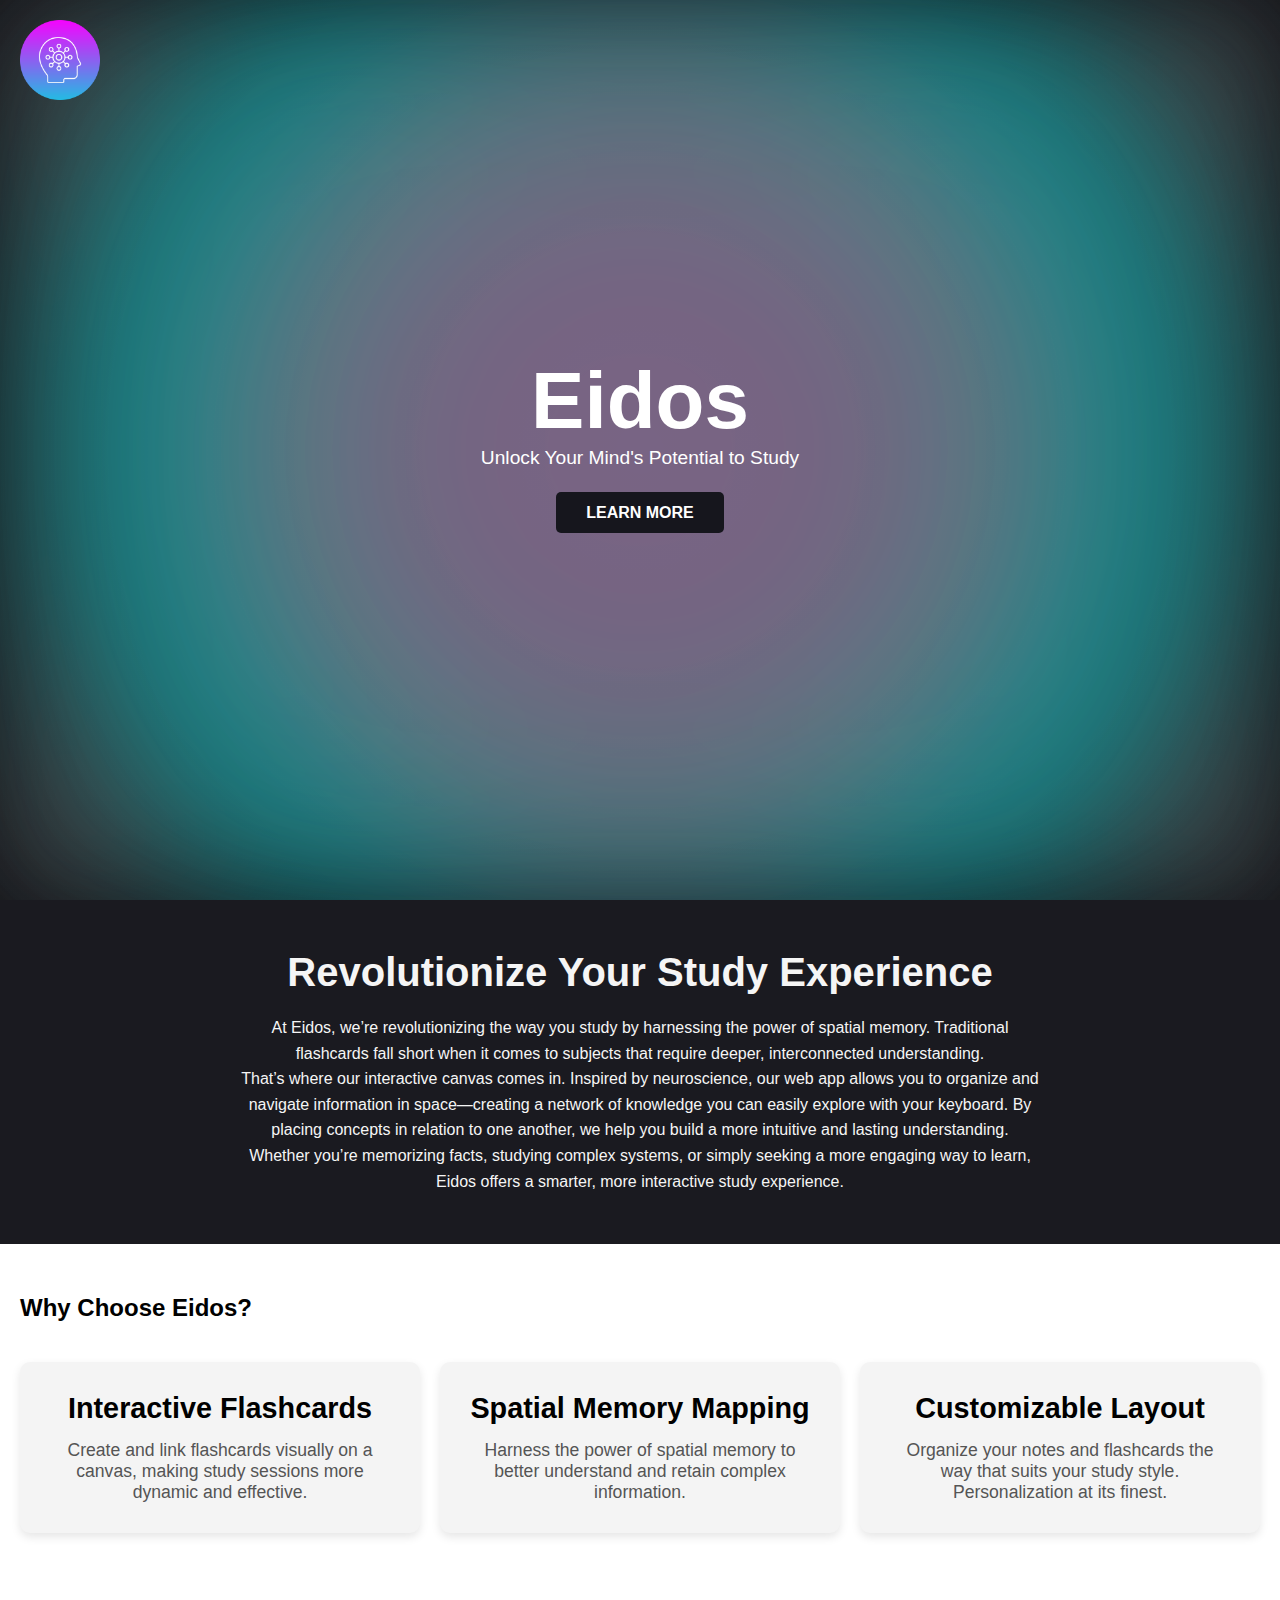
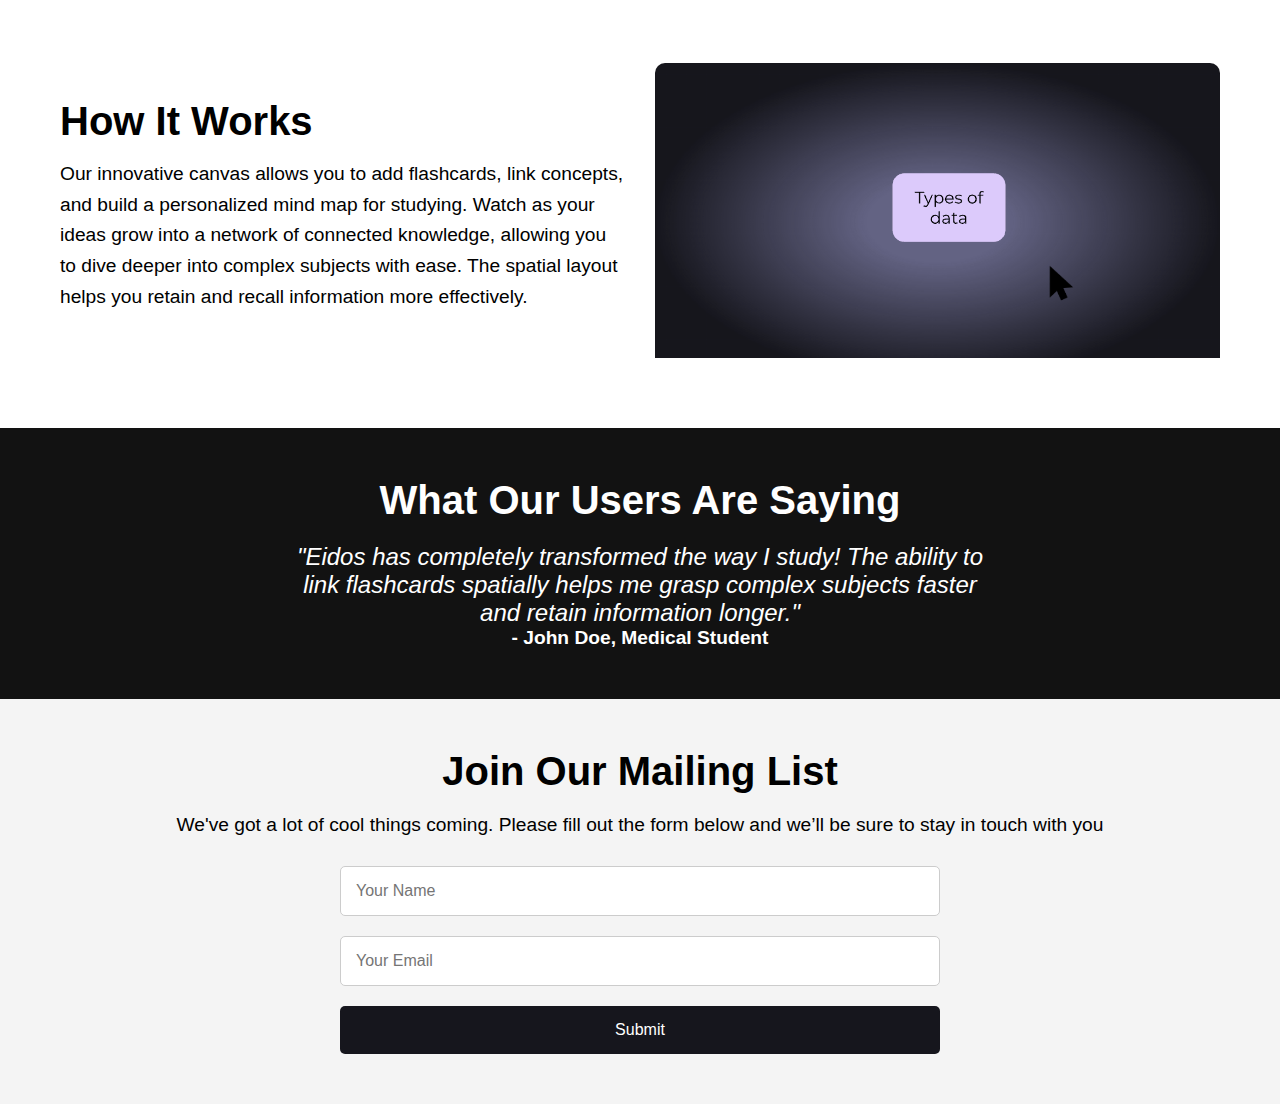
<file: index.html>
<!DOCTYPE html>
<html lang="en">
<head>
  <link rel="stylesheet" href="styles.css">
  <meta charset="UTF-8">
  <meta name="viewport" content="width=device-width, initial-scale=1.0">
  <title>Phosphenes Landing Page</title>

</head>
<body>

  <!DOCTYPE html>
<html lang="en">
<head>
  <link rel="stylesheet" href="styles.css">
  <meta charset="UTF-8">
  <meta name="viewport" content="width=device-width, initial-scale=1.0">
  <title>Phosphenes Landing Page</title>
</head>
<body>

  <!-- Hero Section -->
  <section class="hero">
    <div class="phosphenes"></div>
    <div class="content">
      <h1>Eidos</h1>
      <p>Unlock Your Mind's Potential to Study</p>
      
      <!-- Call to Action Button -->
      <div style="margin: 20px;">
        <a href="#learn-more" class="hero-button">Learn More</a> <!-- Replace with the actual link -->
      </div>
    </div>

    <!-- Website Logo -->
    <div class="logo">
      <img src="./head_9690967.png" alt="Logo"> <!-- Replace with the path to your logo -->
    </div>
  </section>

  <!-- Information Section -->
  <section class="info-section" id="learn-more">
    <h2>Revolutionize Your Study Experience</h2>
    <p>At Eidos, we’re revolutionizing the way you study by harnessing the power of spatial memory. Traditional flashcards fall short when it comes to subjects that require deeper, interconnected understanding. <br>
       That’s where our interactive canvas comes in. Inspired by neuroscience, our web app allows you to organize and navigate information in space—creating a network of knowledge you can easily explore with your keyboard. By placing concepts in relation to one another, we help you build a more intuitive and lasting understanding. <br>
       Whether you’re memorizing facts, studying complex systems, or simply seeking a more engaging way to learn, Eidos offers a smarter, more interactive study experience.
    </p>
  </section>

  <!-- New Features Section -->
  <section class="features-section">
    <h2>Why Choose Eidos?</h2>
    <div class="features-grid">
      <div class="feature">
        <h3>Interactive Flashcards</h3>
        <p>Create and link flashcards visually on a canvas, making study sessions more dynamic and effective.</p>
      </div>
      <div class="feature">
        <h3>Spatial Memory Mapping</h3>
        <p>Harness the power of spatial memory to better understand and retain complex information.</p>
      </div>
      <div class="feature">
        <h3>Customizable Layout</h3>
        <p>Organize your notes and flashcards the way that suits your study style. Personalization at its finest.</p>
      </div>
    </div>
  </section>

  <!-- New Text & GIF Section -->
  <section class="text-gif-section">
    <!-- Text Content -->
    <div class="text-content">
      <h2>How It Works</h2>
      <p>Our innovative canvas allows you to add flashcards, link concepts, and build a personalized mind map for studying. Watch as your ideas grow into a network of connected knowledge, allowing you to dive deeper into complex subjects with ease. The spatial layout helps you retain and recall information more effectively.</p>
    </div>

    <!-- GIF Container -->
    <div class="gif-container">
      <img src="Slide-16_9---1.gif" alt="Flashcard Interaction GIF">
    </div>
  </section>

  <!-- New Testimonial Section -->
  <section class="testimonial-section">
    <h2>What Our Users Are Saying</h2>
    <p class="testimonial-quote">"Eidos has completely transformed the way I study! The ability to link flashcards spatially helps me grasp complex subjects faster and retain information longer."</p>
    <p class="testimonial-name">- John Doe, Medical Student</p>
  </section>

  <!-- Contact Section -->
<section class="contact-section">
  <h2>Join Our Mailing List</h2>
  <p>We've got a lot of cool things coming. Please fill out the form below and we’ll be sure to stay in touch with you</p>
  
  <form class="contact-form">
    <input type="text" class="contact-input" placeholder="Your Name" required>
    <input type="email" class="contact-input" placeholder="Your Email" required>
    <button type="submit" class="contact-button">Submit</button>
  </form>
</section>


</body>
</html>


</body>
</html>
</file>
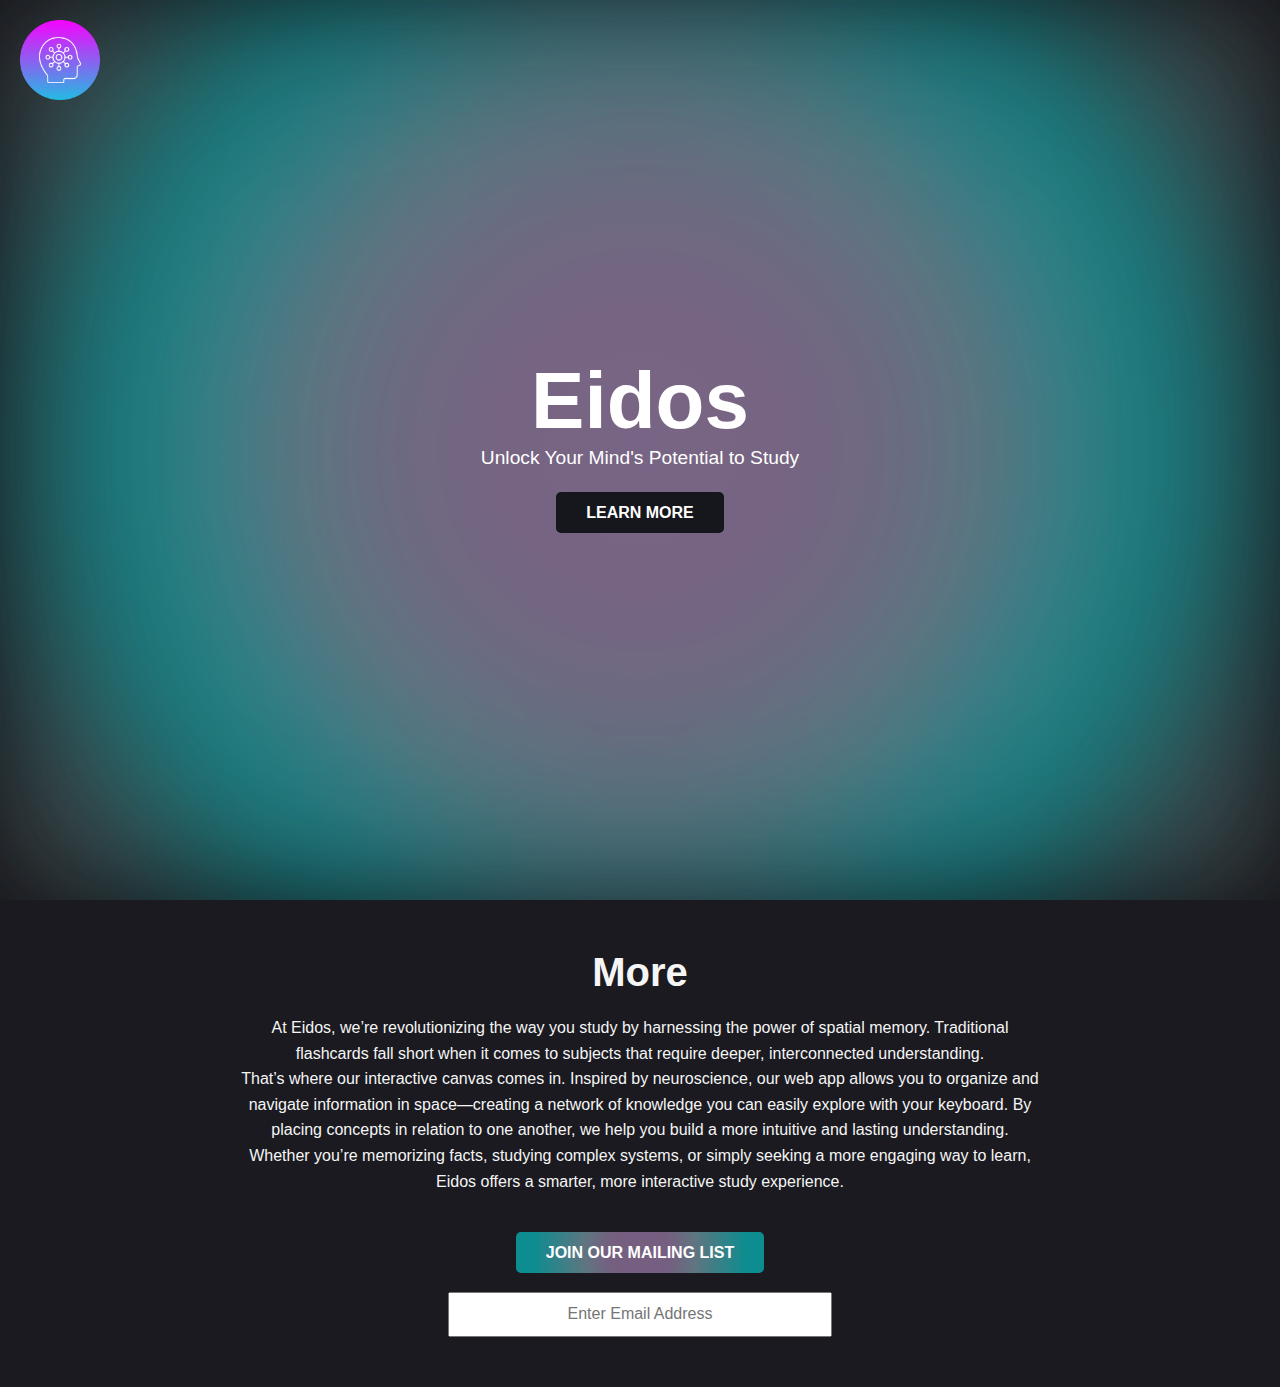
<file: landing2.html>
<!DOCTYPE html>
<html lang="en">
<head>
  <link rel="stylesheet" href="styles.css">
  <meta charset="UTF-8">
  <meta name="viewport" content="width=device-width, initial-scale=1.0">
  <title>Phosphenes Landing Page</title>

</head>
<body>

  <!-- Hero Section -->
  <section class="hero">
    <div class="phosphenes"></div>
    <div class="content">
      <h1>Eidos</h1>
      <p>Unlock Your Mind's Potential to Study</p>
      
      <!-- Call to Action Button -->
      <div style="margin: 20px;">
        <a href="#learn-more" class="hero-button">Learn More</a> <!-- Replace with the actual link -->
      </div>
    </div>

    <!-- Website Logo -->
    <div class="logo">
      <img src="./head_9690967.png" alt="Logo"> <!-- Replace with the path to your logo -->
    </div>
  </section>

  <!-- Information Section Below -->
  <section class="info-section" id="learn-more">
    <h2>More </h2>
    <p>At Eidos, we’re revolutionizing the way you study by harnessing the power of spatial memory. Traditional flashcards fall short when it comes to subjects that require deeper, interconnected understanding. <br>
       That’s where our interactive canvas comes in. Inspired by neuroscience, our web app allows you to organize and navigate information in space—creating a network of knowledge you can easily explore with your keyboard. By placing concepts in relation to one another, we help you build a more intuitive and lasting understanding. <br>
       Whether you’re memorizing facts, studying complex systems, or simply seeking a more engaging way to learn, Eidos offers a smarter, more interactive study experience.
    </p>
    <div style="margin-top: 50px; margin-bottom: 30px;">
      <a href="" class="about-button">Join our Mailing List</a> <!-- Replace with the actual link -->
    </div>
    <div>
      <input class="text-input" type="text" placeholder="Enter Email Address">
    </div>
  </section>

</body>
</html>
</file>
<file: styles.css>
* {
  margin: 0;
  padding: 0;
  box-sizing: border-box;
}

/* CSS for the hero section */
.hero {
  position: relative;
  height: 100vh; /* Full viewport height */
  background-color: #16161D;
  overflow: hidden;
  display: flex;
  justify-content: center;
  align-items: center;
  flex-direction: column; /* Stack items vertically */
}

/* Add darker edges with vignette effect */
.hero::before {
  content: '';
  position: absolute;
  top: 0;
  left: 0;
  width: 100%;
  height: 100%;
  background: radial-gradient(circle at center, transparent, rgba(0, 0, 0, 0.4) 70%);
  z-index: 1;
}

.phosphenes {
  position: absolute;
  top: 0;
  left: 0;
  width: 100%;
  height: 100%;
  z-index: 2;
  animation: movePhosphenes 40s infinite alternate;
}

/* Multiple layers of phosphenes with animations */
.phosphenes::before, .phosphenes::after {
  content: '';
  position: absolute;
  top: 0;
  left: 0;
  width: 100%;
  height: 100%;
  background: radial-gradient(circle, 
    rgba(208, 163, 224, 0.5) 25%, 
    rgba(163, 208, 224, 0.5) 45%, 
    rgba(0, 255, 255, 0.5) 65%, 
    rgba(245, 245, 245, 0.2) 85%);
  mix-blend-mode: screen;
  filter: blur(50px);
  opacity: 0.6;
  animation: floatPhosphenes 11s infinite alternate;
}

.phosphenes::after {
  filter: blur(100px); /* A second layer with more blur */
  animation: floatPhosphenesReverse 15s infinite alternate; /* Slightly slower reverse animation */
}

/* Button styling with animation */
.about-button {
  margin-top: 50px;
  padding: 12px 30px;
  font-size: 1rem;
  color: #ffffff;
  background: radial-gradient(circle,
  rgba(208, 163, 224, 0.5) 25%, 
  rgba(163, 208, 224, 0.5) 45%, 
  rgba(0, 255, 255, 0.5) 85%);
  border: none;
  border-radius: 5px;
  cursor: pointer;
  text-transform: uppercase;
  font-weight: bold;
  text-decoration: none;
}

.about-button:hover {
  background-color: #B583D9;
}

@keyframes floatPhosphenes {
  0% {
    transform: scale(1) translateY(0);
  }
  100% {
    transform: scale(1.2) translateY(-30px);
  }
}

@keyframes floatPhosphenesReverse {
  0% {
    transform: scale(1) translateY(0);
  }
  100% {
    transform: scale(1.1) translateY(30px);
  }
}

@keyframes movePhosphenes {
  0% {
    transform: translateX(0);
    transform: translateY(0);
  }
  50% {
    transform: translateX(-10%);
    transform: translateY(-10%);
  }
  100% {
    transform: translateX(10%);
    transform: translateY(10%);
  }
}

/* Content with glowing text */
.content {
  position: relative;
  z-index: 3;
  color: #FFFFFF;
  text-align: center;
  padding: 10px;
  font-size: xx-large;
}

h1 {
  font-size: 5rem;
}

p {
  font-size: 1.2rem;
}

/* Button styling */
.hero-button {
  margin-top: 50px;
  padding: 12px 30px;
  font-size: 1rem;
  color: #ffffff;
  background-color: #16161D;
  border: none;
  border-radius: 5px;
  cursor: pointer;
  text-transform: uppercase;
  font-weight: bold;
  text-decoration: none;
  transition: background-color 0.3s ease, transform 0.3s ease;
}

.hero-button:hover {
  background-color: #D0A3E0;
  transform: translateY(-3px);
}

/* Optional: Basic styling for body */
body {
  margin: 0;
  font-family: Arial, sans-serif;
}

/* New Section Below the Hero */
.info-section {
  padding: 50px;
  background-color: #1A1A20; /* Slightly lighter than the hero background */
  color: #F5F5F5;
  text-align: center;
}

.info-section h2 {
  font-size: 2.5rem;
  margin-bottom: 20px;
}

.info-section p {
  font-size: 1.2rem;
  max-width: 800px;
  margin: 0 auto;
  font-family: 'Lucida Sans', 'Lucida Sans Regular', 'Lucida Grande', 'Lucida Sans Unicode', Geneva, Verdana, sans-serif;
  font-size: medium;
  line-height: 1.6;
}

/* Logo Styling */
.logo {
  position: absolute;
  top: 20px;
  left: 20px;
  z-index: 4; /* Ensure it's above the background layers */
}

.logo img {
  width: 80px; /* Adjust the size of the logo */
  height: auto;
}

/* Text Input Styling */
.text-input {
  width: 30vw;
  height: 5vh;
}

.text-input::placeholder {
  text-align: center;
  font-size: medium;
}

/* New Features Section */
.features-section {
  padding: 50px 20px;
  background-color: #fff;
}

.features-grid {
  display: flex;
  justify-content: space-between;
  margin-top: 40px;
  gap: 20px;
}

.feature {
  flex: 1;
  text-align: center;
  padding: 30px;
  background-color: #f4f4f4;
  border-radius: 10px;
  box-shadow: 0 4px 10px rgba(0, 0, 0, 0.1);
}

.feature h3 {
  font-size: 1.8rem;
  margin-bottom: 15px;
}

.feature p {
  font-size: 1.1rem;
  color: #555;
}

/* Text & GIF Section */
.text-gif-section {
  display: flex;
  align-items: center;
  justify-content: space-between;
  margin: 50px auto;
  max-width: 1200px;
  padding: 20px;
}

.text-gif-section .text-content {
  flex: 1;
  padding-right: 30px;
}

.text-gif-section .text-content h2 {
  font-size: 2.5rem;
  margin-bottom: 15px;
}

.text-gif-section .text-content p {
  font-size: 1.2rem;
  line-height: 1.6;
}

.text-gif-section .gif-container {
  flex: 1;
  text-align: center;
}

.text-gif-section .gif-container img {
  max-width: 100%;
  height: auto;
  border-radius: 10px;
}

@media (max-width: 768px) {
  .text-gif-section {
    flex-direction: column;
    text-align: center;
  }

  .text-gif-section .text-content {
    padding-right: 0;
    margin-bottom: 20px;
  }

  .features-grid {
    flex-direction: column;
  }
}

/* Testimonial Section */
.testimonial-section {
  padding: 50px 20px;
  background-color: #121212;
  color: #fff;
  text-align: center;
}

.testimonial-section h2 {
  font-size: 2.5rem;
  margin-bottom: 20px;
}

.testimonial-quote {
  font-size: 1.5rem;
  margin-bottom: 20px;
  max-width: 700px;
  margin: 0 auto;
  font-style: italic;
}

.testimonial-name {
  font-size: 1.2rem;
  font-weight: bold;
}

/* Contact Section */
.contact-section {
  padding: 50px 20px;
  background-color: #f4f4f4;
  text-align: center;
}

.contact-section h2 {
  font-size: 2.5rem;
  margin-bottom: 20px;
}

.contact-section p {
  font-size: 1.2rem;
  margin-bottom: 30px;
}

.contact-form {
  max-width: 600px;
  margin: 0 auto;
  display: flex;
  flex-direction: column;
  gap: 20px;
}

.contact-input, .contact-textarea {
  padding: 15px;
  font-size: 1rem;
  border: 1px solid #ccc;
  border-radius: 5px;
  width: 100%;
}


.contact-button {
  padding: 15px 30px;
  font-size: 1rem;
  color: #fff;
  background-color: #16161D;
  border: none;
  border-radius: 5px;
  cursor: pointer;
  transition: background-color 0.3s ease;
}

.contact-button:hover {
  background-color: #D0A3E0;
}

.gif-container {
  width: 300px;  /* Desired width */
  height: 305px; /* Desired height */
  overflow: hidden; /* Hide the overflow (cropped part) */
  position: relative;
}

.gif-container img {
  width: 100%;
  height: auto;
  object-fit: cover; /* Ensures the GIF covers the container */
  position: absolute;
  top: 10px; /* Adjust this to crop the top */
  left: 0;
  bottom: x;   /* Adjust this to crop from the sides */
}
</file>
